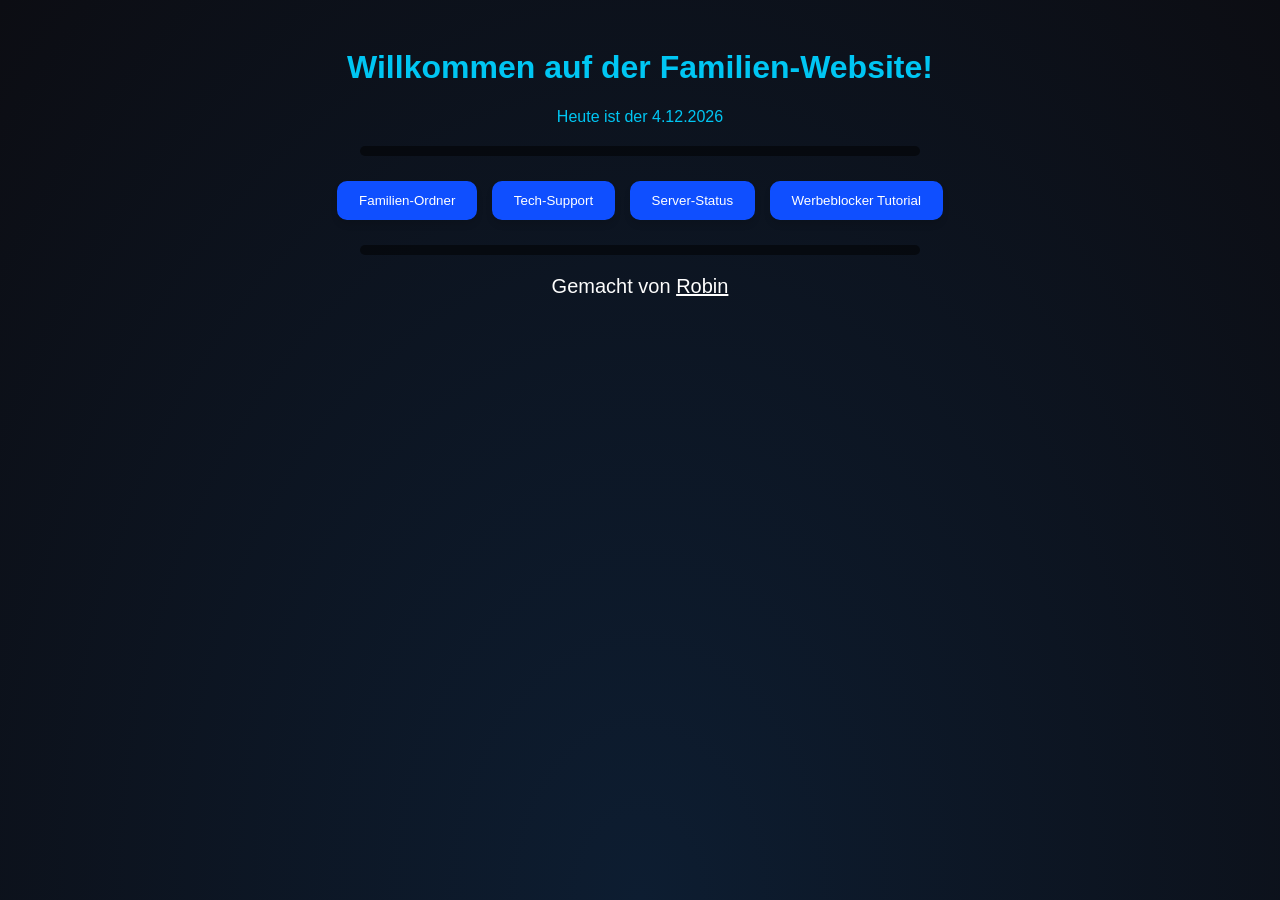
<file: index.html>
<!DOCTYPE html>
<html lang="en">
<head>
    <meta charset="UTF-8">
    <meta name="viewport" content="width=device-width, initial-scale=1.0">
    <link rel="stylesheet" href="style.css">
    <title>Familien-Website</title>
</head>
<body>
    <div class="bg-container">
        <div class="stars" id="stars-container"></div>
    </div>
    <div class="content-container">
        <h1>Willkommen auf der Familien-Website!</h1>
        <p id="day">Datum</p>
        <hr>
        <div id="bdony-event"></div>
        <button onclick="window.open('http://starlit-declines.tun.ply.gg:34177/s/ptL3cYZSyArPmNx', '_blank')">Familien-Ordner</button>
        <button onclick="window.location.href='http://192.168.178.147:2090/'">Tech-Support</button>
        <button onclick="window.open('http://starlit-declines.tun.ply.gg:34177/s/FCrgow2sE9SBkg7', '_blank')">Server-Status</button>
        <button onclick="window.open('adblock.html', '_blank')">Werbeblocker Tutorial</button>
        <hr>
        <p style="color: #fcfcfc; font-size: 20px;">Gemacht von <a href="https://robingamingxd.netlify.app" target="_blank" style="text-decoration: underline; color: rgb(255, 255, 255);">Robin</a></p>
    </div>
    
    <script src="script.js"></script>
    <script src="background.js"></script>
</body>
</html>
</file>
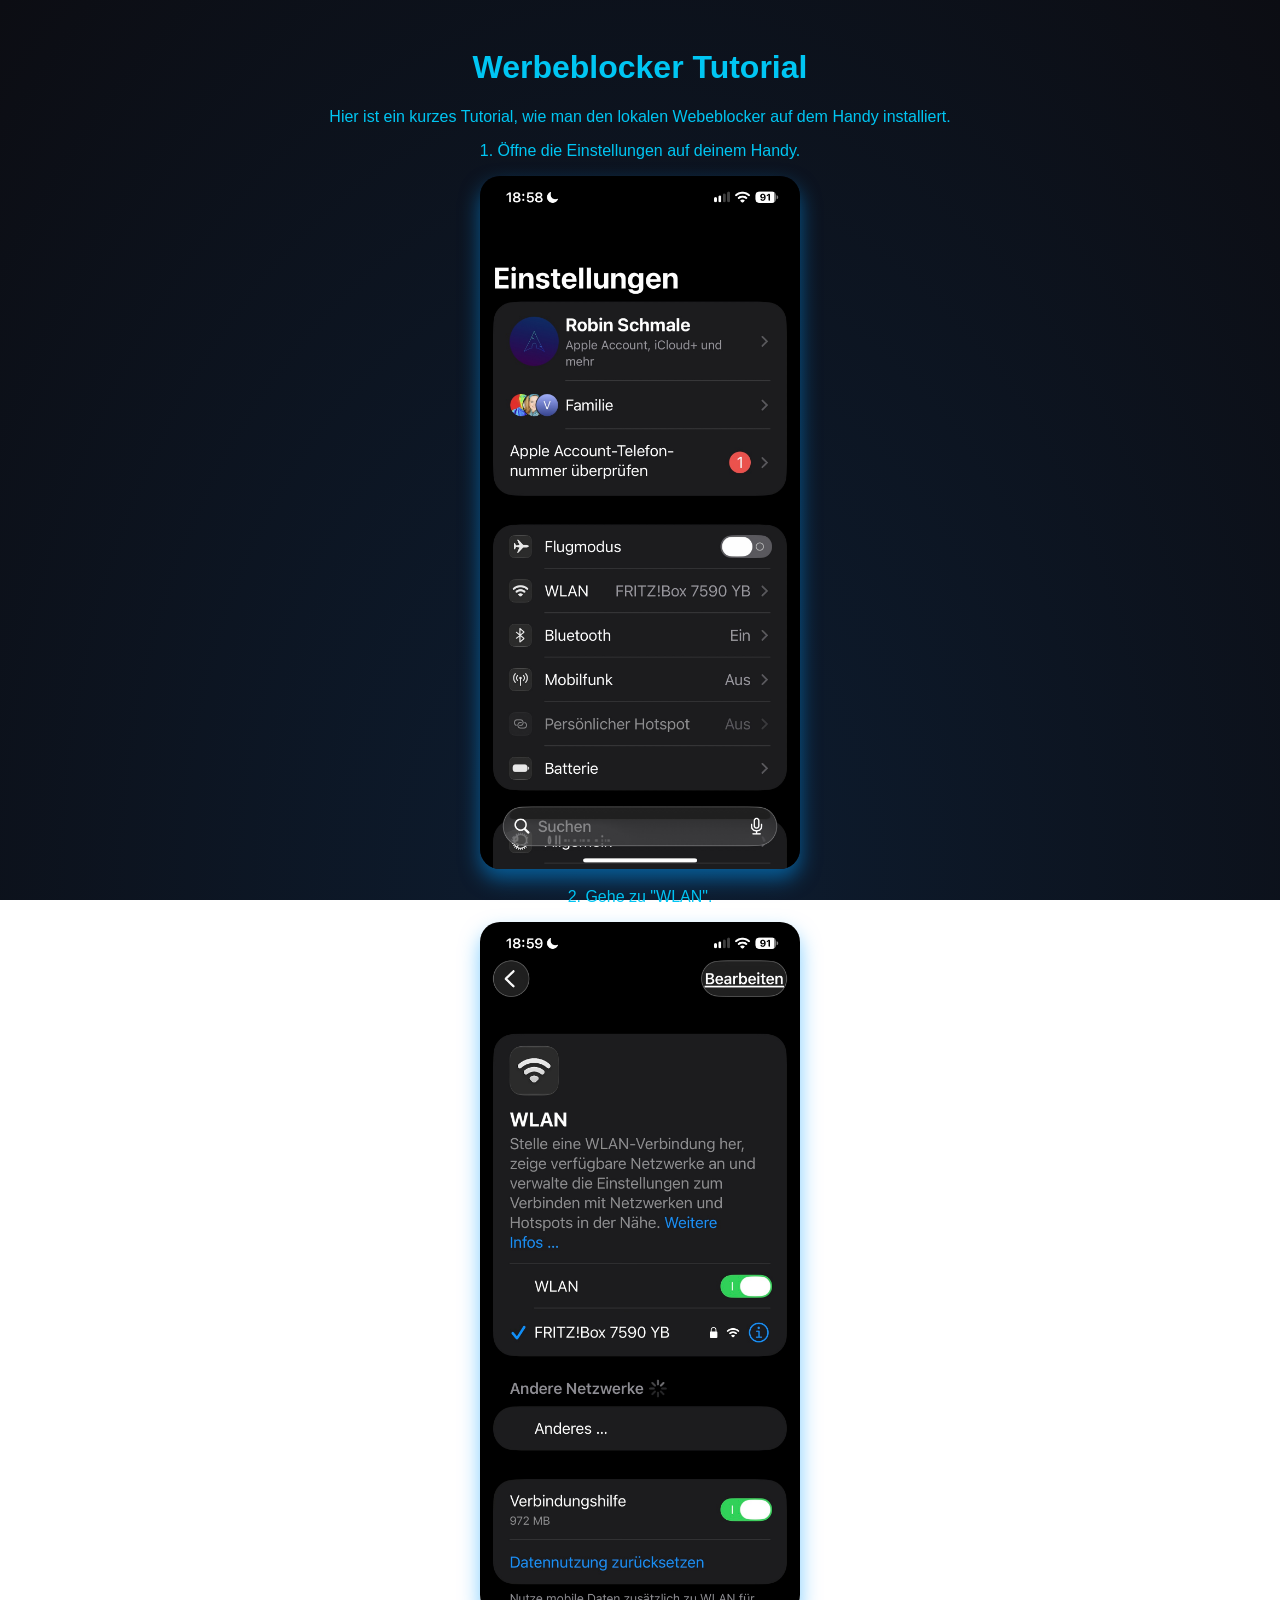
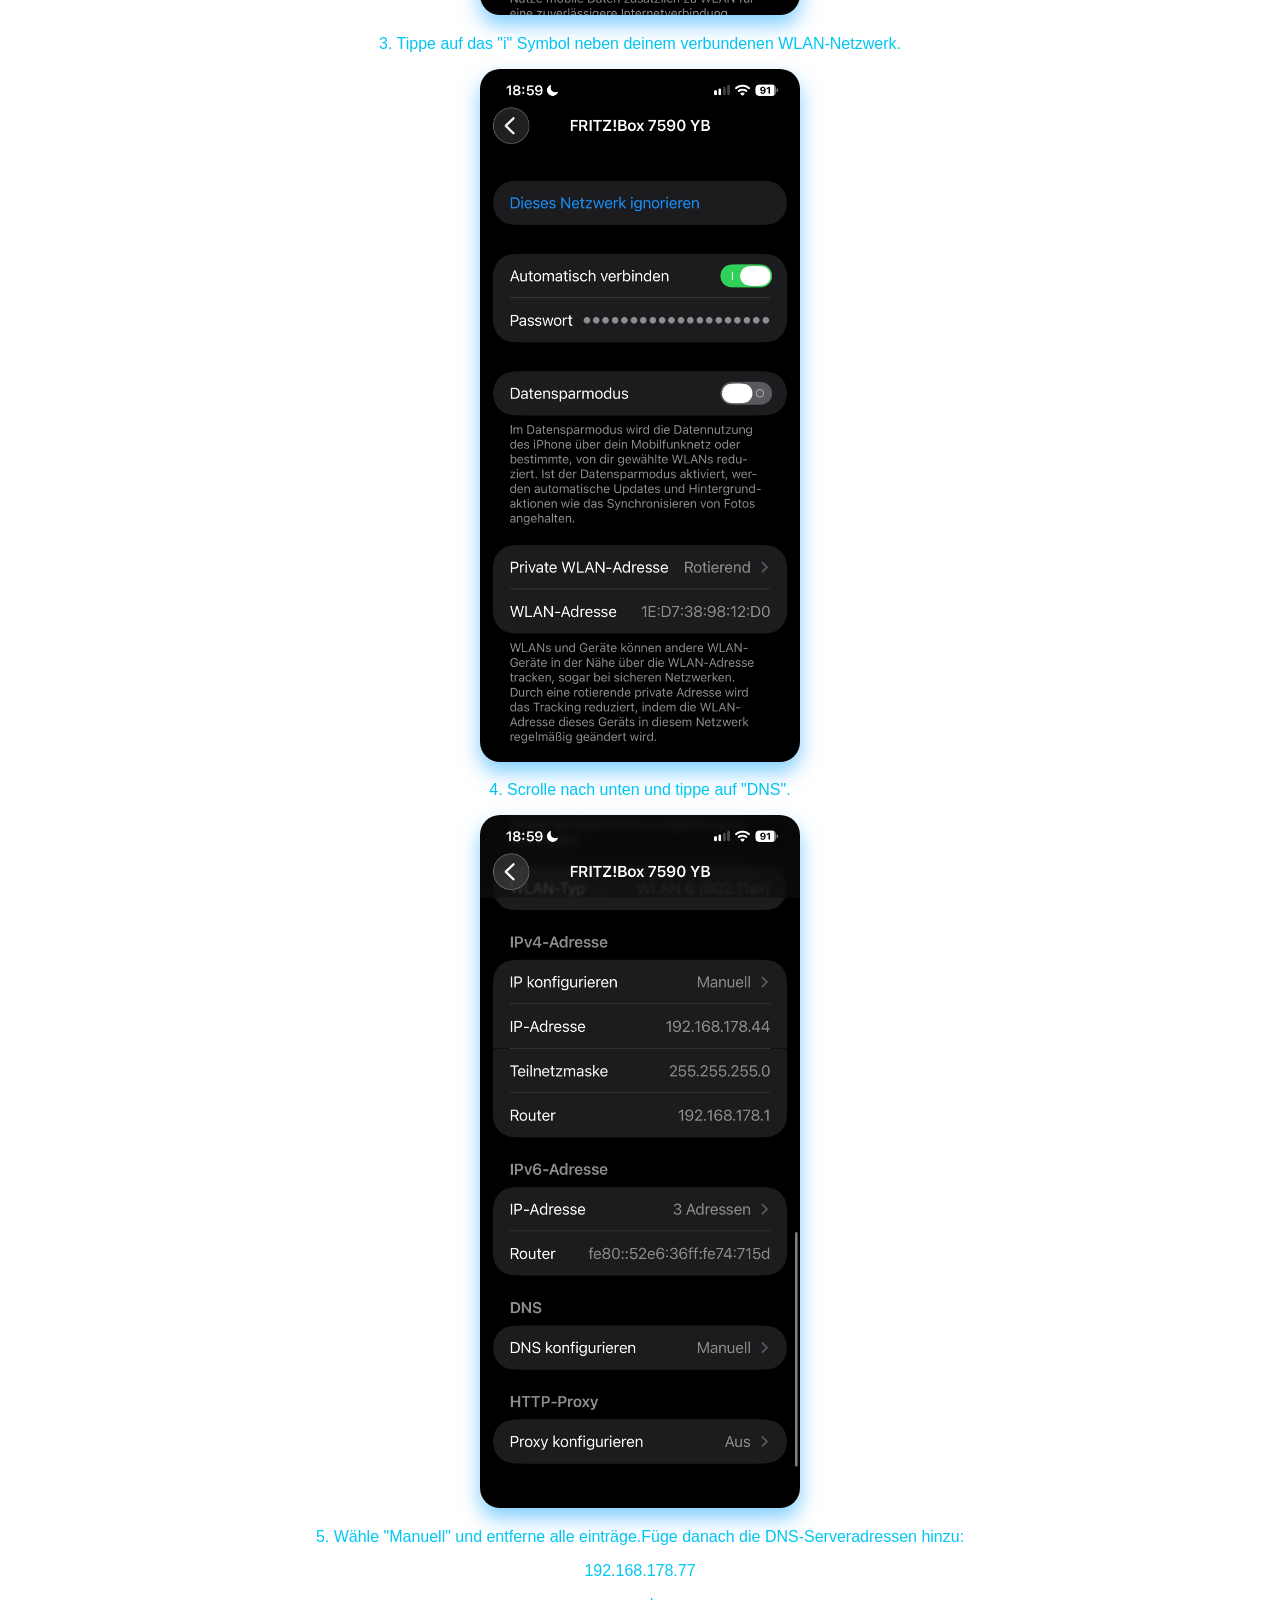
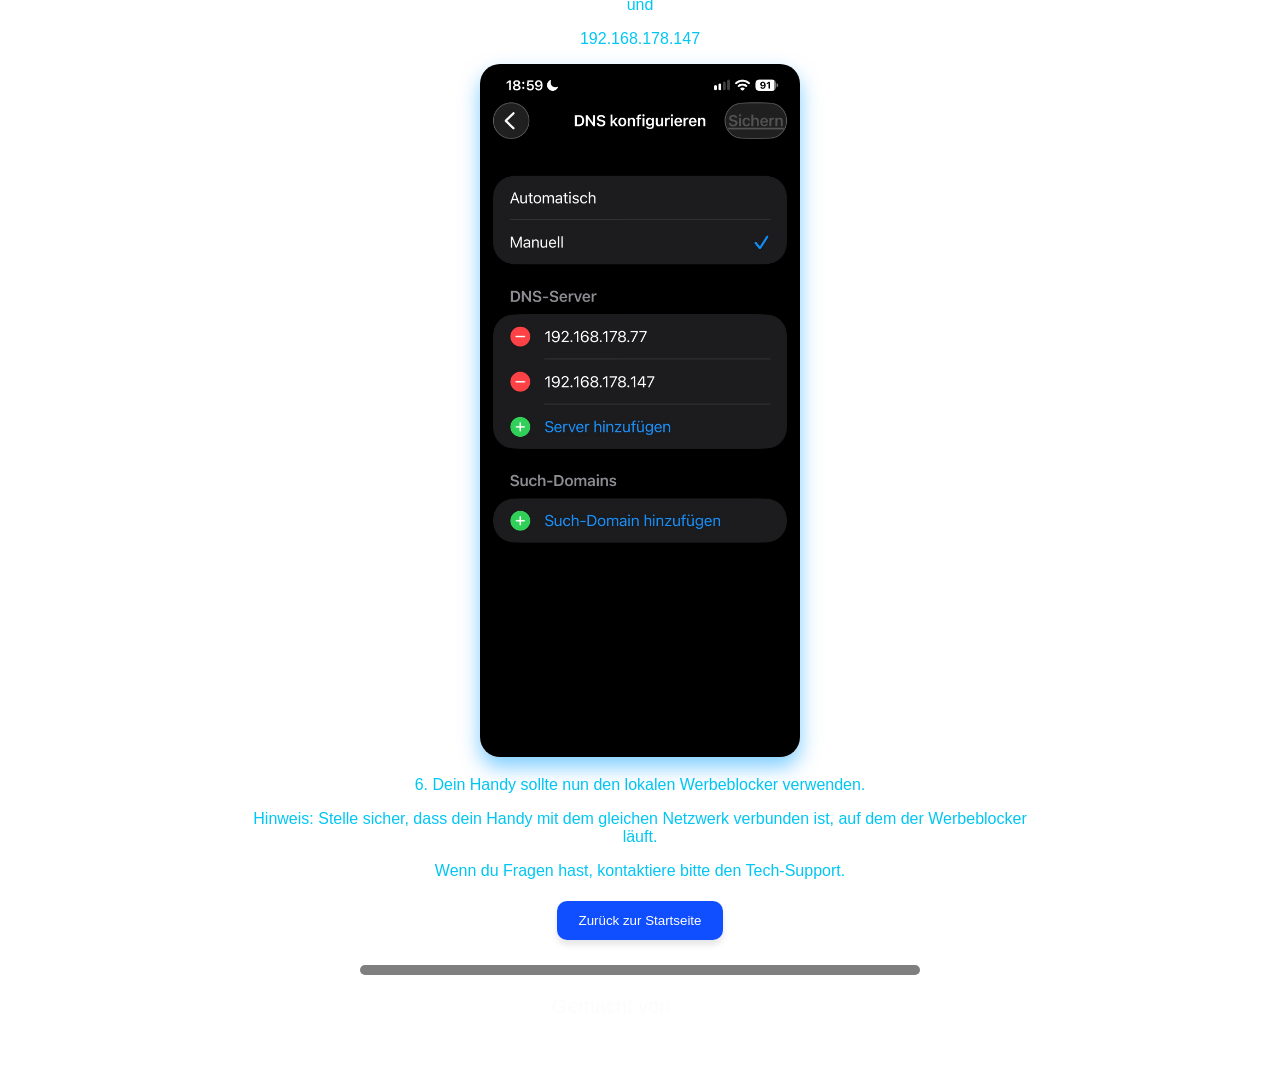
<file: adblock.html>
<!DOCTYPE html>
<html lang="en">
<head>
    <meta charset="UTF-8">
    <meta name="viewport" content="width=device-width, initial-scale=1.0">
    <link rel="stylesheet" href="style.css">
    <title>Familien-Website</title>
</head>
<body>
    <div class="bg-container">
        <div class="stars" id="stars-container"></div>
    </div>
    <div class="content-container">
        <h1>Werbeblocker Tutorial</h1>
        <p>Hier ist ein kurzes Tutorial, wie man den lokalen Webeblocker auf dem Handy installiert.</p>
        <p>1. Öffne die Einstellungen auf deinem Handy.</p>
        <img id="adblocker" src="adblock1.jpg" alt="Schritt 1">
        <p>2. Gehe zu "WLAN".</p>
        <img id="adblocker" src="adblock2.jpg" alt="Schritt 2">
        <p>3. Tippe auf das "i" Symbol neben deinem verbundenen WLAN-Netzwerk.</p>
        <img id="adblocker" src="adblock3.jpg" alt="Schritt 3">
        <p>4. Scrolle nach unten und tippe auf "DNS".</p>
        <img id="adblocker" src="adblock4.jpg" alt="Schritt 4">
        <p>5. Wähle "Manuell" und entferne alle einträge.Füge danach die DNS-Serveradressen hinzu:</p>
        <p>192.168.178.77</p>
        <p>und</p>
        <p>192.168.178.147</p>
        <img id="adblocker" src="adblock5.jpg" alt="Schritt 5">
        <p>6. Dein Handy sollte nun den lokalen Werbeblocker verwenden.</p>
        <p>Hinweis: Stelle sicher, dass dein Handy mit dem gleichen Netzwerk verbunden ist, auf dem der Werbeblocker läuft.</p>
        <p>Wenn du Fragen hast, kontaktiere bitte den Tech-Support.</p>
        <button onclick="window.location.href='index.html'">Zurück zur Startseite</button>
        <hr>
        <p style="color: #fcfcfc; font-size: 20px;">Gemacht von <a href="https://robingamingxd.netlify.app" target="_blank" style="text-decoration: underline; color: rgb(255, 255, 255);">Robin</a></p>
    </div>
    <script src="script.js"></script>
    <script src="background.js"></script>
</body>
</html>
</file>
<file: style.css>
html, body{
    background-size: cover;
    font-family: Arial, sans-serif;
    align-items: center;
    text-align: center;
    align-content: center;
    align-self: center;
    color: rgb(0, 198, 243);
}
button {
    background-color: #0f4fff;
    color: white;
    padding: 10px 20px;
    border: 2px solid #0f4fff;
    box-shadow: 0 5px 6px rgba(0, 0, 0, 0.1);
    border-radius: 10px;
    cursor: pointer;
    transition: background-color 0.25s ease, border-color 0.25s ease, box-shadow 0.25s ease, transform 0.25s ease;
    margin: 5px;
}
button:hover {
    background-color: #0c3ccc;
    border-color: #0c3ccc;
    box-shadow: 0 8px 10px rgba(0, 0, 0, 0.5);
    transform: scale(1.05);
}
hr {
    border: none;
    height: 10px;
    background-color: rgba(0, 0, 0, 0.5);
    margin: 20px auto;
    border-radius: 10px;
    width: 70%;
}
#textArea {
    width: 80%;
    height: 400px;
    padding: 10px;
    border: 10px;
    border-radius: 10px;
    box-shadow: 0 10px 20px rgb(0, 157, 255);
    margin: 20px 0;
    font-size: 16px;
    resize: none;
    background-color: #9c9c9c;
   transition: background-color 0.25s ease, border-color 0.25s ease, box-shadow 0.25s ease, transform 0.25s ease;
} 
#textArea:focus {
    outline: none;
    box-shadow: 0 10px 20px rgba(0, 157, 255, 0.8);
    transform: scale(1.05);
}
#fontSizeSlider {
    margin: 20px 0;
    height: 10px;
    background: #0044ff;
    border-radius: 10px;
    outline: none;
    -webkit-appearance: none;
    appearance: none;
    transition: background-color 0.25s ease, border-color 0.25s ease, box-shadow 0.25s ease, transform 0.25s ease;
    
}

#fontSizeSlider:hover {
    transform: scale(1.05);
}

iframe{
    width: 600px;
    height: 400px;
    border-radius: 10px;
    border: solid 5px #001e6f71;
}

#bdony-event {
  font-size: 48px;
  font-weight: bold;
  background-image: linear-gradient(90deg, red, orange, yellow, green, cyan, blue, violet);
  -webkit-background-clip: text;
  color: transparent;
  animation: color-shift 5s infinite linear;
    }

@keyframes color-shift {
   0% {
    filter: hue-rotate(0deg);
  }
  100% {
    filter: hue-rotate(360deg);
  }
}

.bg-container {
  position: fixed;
  top: 0;
  left: 0;
  width: 100%;
  height: 100dvh;
  min-height: -webkit-fill-available;
  background: radial-gradient(ellipse at bottom, #0d1d31 0%, #0c0d13 100%);
  overflow: hidden;
  z-index: -1;
  pointer-events: none;
}

.stars {
  position: absolute;
  top: 0;
  left: 0;
  width: 100%;
  height: 120%;
  transform: rotate(-45deg);
}

.star {
  --star-color: var(--primary-color, #fff);
  --star-tail-length: 6em;
  --star-tail-height: 2px;
  --star-width: calc(var(--star-tail-length) / 6);
  --fall-duration: 9s;
  --tail-fade-duration: var(--fall-duration);
  
  position: absolute;
  top: var(--top-offset, 0vh);
  left: 0;
  width: var(--star-tail-length);
  height: var(--star-tail-height);
  color: var(--star-color);
  background: linear-gradient(45deg, currentColor, transparent);
  border-radius: 50%;
  filter: drop-shadow(0 0 6px currentColor);
  transform: translate3d(104em, 0, 0);
  animation: fall var(--fall-duration) 0s linear infinite, tail-fade var(--tail-fade-duration) 0s ease-out infinite;
}

@media screen and (max-width: 750px) {
  .star {
    animation: fall var(--fall-duration) var(--fall-delay, 0s) linear infinite;
  }
}

.star::before,
.star::after {
  position: absolute;
  content: "";
  top: 0;
  left: calc(var(--star-width) / -2);
  width: var(--star-width);
  height: 100%;
  background: linear-gradient(45deg, transparent, currentColor, transparent);
  border-radius: inherit;
  animation: blink 2s linear infinite;
}

.star::before {
  transform: rotate(45deg);
}

.star::after {
  transform: rotate(-45deg);
}

@keyframes fall {
  to {
    transform: translate3d(-50em, 0, 0);
  }
}

@keyframes tail-fade {
  0%, 50% {
    width: var(--star-tail-length);
    opacity: 1;
  }
  70%, 80% {
    width: 0;
    opacity: 0.4;
  }
  100% {
    width: 0;
    opacity: 0;
  }
}

@keyframes blink {
  50% {
    opacity: 0.6;
  }
}

.content-container {
  position: relative;
  z-index: 1;
  padding: 20px;
  max-width: 800px;
  margin: 0 auto;
}

#adblocker {
  max-width: 40%;
  height: auto;
  border-radius: 20px;
  box-shadow: 0 10px 20px rgba(0, 157, 255, 0.5);
  transition: transform 0.35s ease, box-shadow 0.35s ease;
  will-change: transform, box-shadow;
}
</file>
